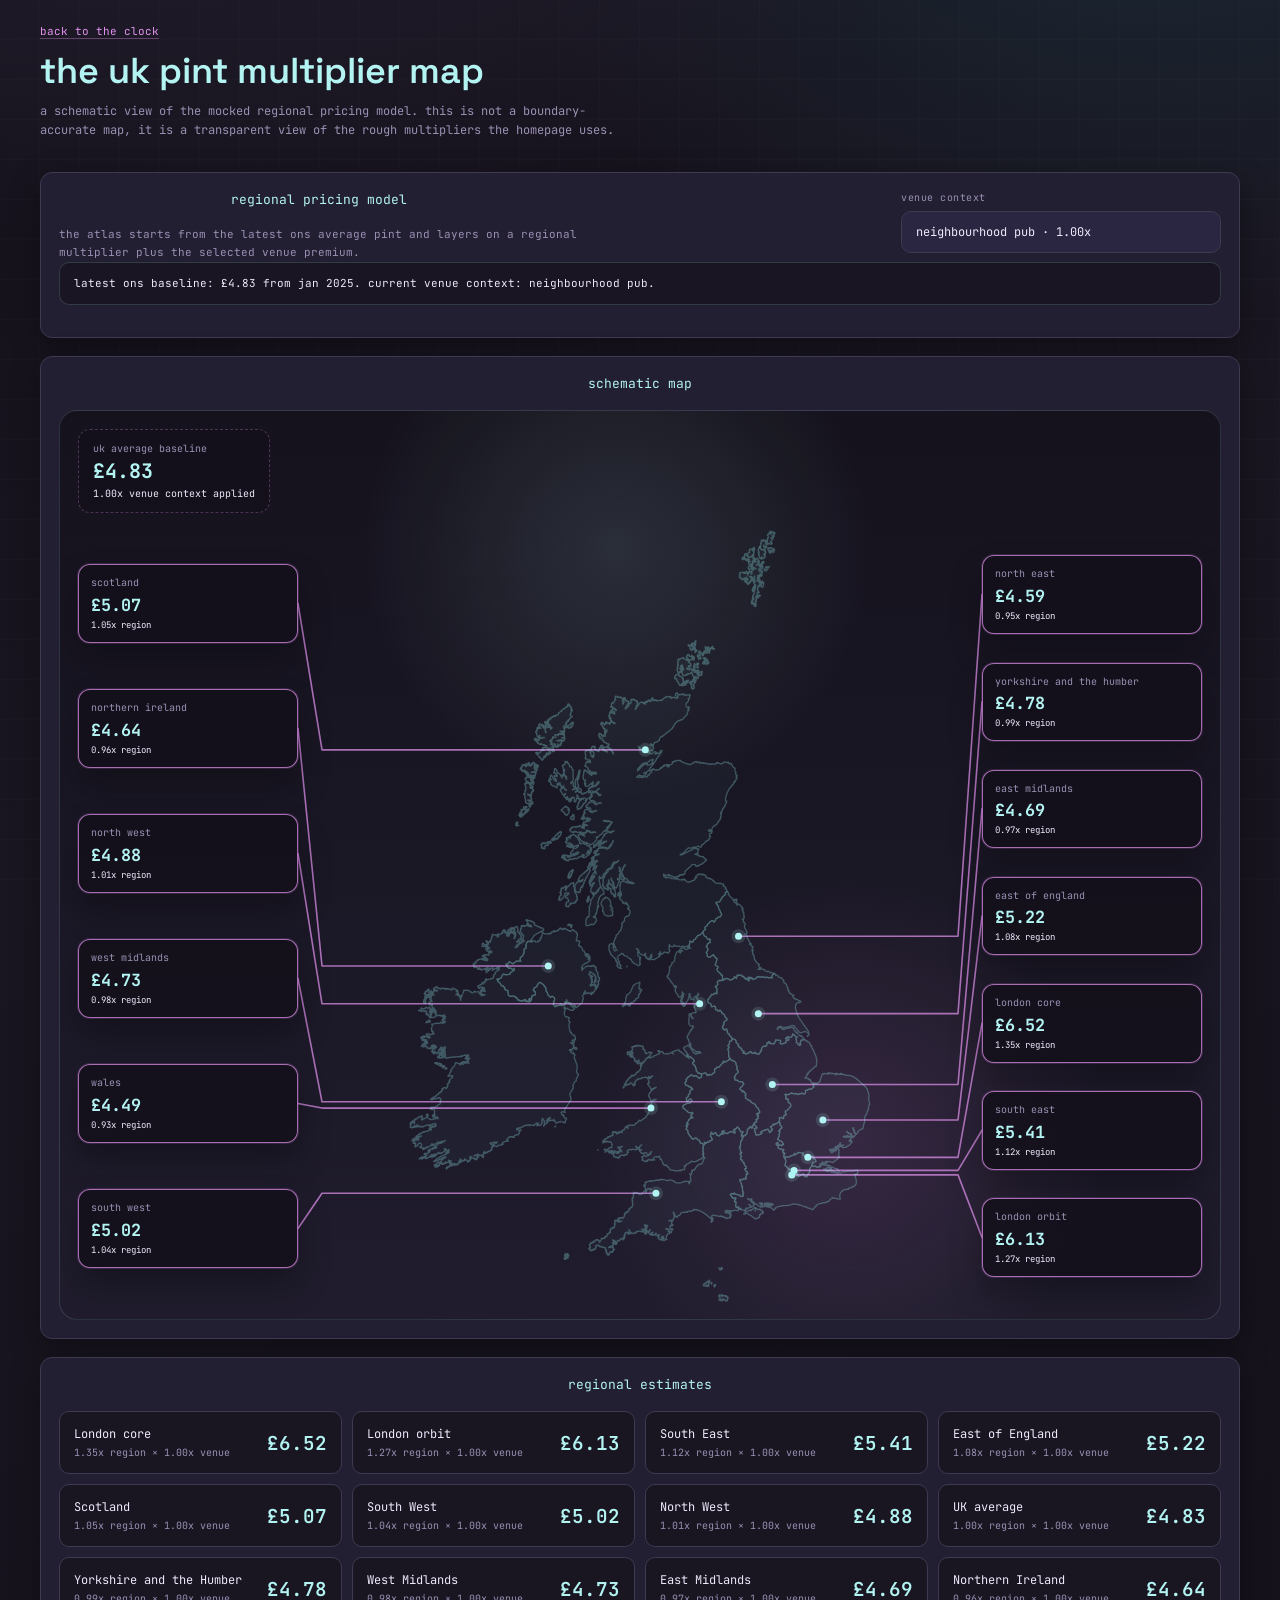
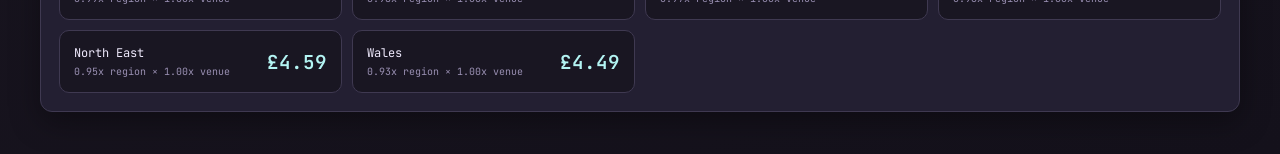
<file: regions.html>
<!DOCTYPE html>
<html lang="en">
<head>
  <meta charset="UTF-8">
  <meta name="viewport" content="width=device-width, initial-scale=1.0">
  <meta name="theme-color" content="#1a1621">
  <title>The UK Pint Multiplier Map</title>
  <link rel="preconnect" href="https://fonts.googleapis.com">
  <link rel="preconnect" href="https://fonts.gstatic.com" crossorigin>
  <link href="https://fonts.googleapis.com/css2?family=JetBrains+Mono:wght@400;600&family=Space+Grotesk:wght@400;600&display=swap" rel="stylesheet">
  <link rel="stylesheet" href="style.css?v=4">
</head>
<body>
  <div class="shell shell-wide">
    <header class="hero hero-left">
      <p class="eyebrow"><a href="index.html">back to the clock</a></p>
      <h1>the uk pint multiplier map</h1>
      <p class="description description-left">a schematic view of the mocked regional pricing model. this is not a boundary-accurate map, it is a transparent view of the rough multipliers the homepage uses.</p>
    </header>

    <section class="panel atlas-summary">
      <div class="atlas-summary-row">
        <div>
          <h3>regional pricing model</h3>
          <p class="panel-copy">the atlas starts from the latest ons average pint and layers on a regional multiplier plus the selected venue premium.</p>
        </div>
        <label class="field atlas-select">
          <span class="field-label">venue context</span>
          <select id="atlas-venue-select"></select>
        </label>
      </div>
      <p class="location-status" id="atlas-status">loading current ons baseline...</p>
    </section>

    <section class="panel atlas-map-panel">
      <h3>schematic map</h3>
      <div class="map-surface" id="region-map"></div>
    </section>

    <section class="panel atlas-table-panel atlas-table-panel-wide">
      <h3>regional estimates</h3>
      <div class="atlas-table" id="atlas-table"></div>
    </section>
  </div>

  <script src="pricing-model.js"></script>
  <script src="regions.js?v=1"></script>
</body>
</html>
</file>
<file: style.css>
:root {
  --bg-0: #14111b;
  --bg-1: #1a1621;
  --bg-2: #231f32;
  --bg-3: #2a2540;
  --ink: #eee9fc;
  --muted: #9a90b3;
  --line: #3f3951;
  --accent: #b3f4f3;
  --accent-2: #e192ef;
  --accent-3: #b1f2a7;
  --warn: #f0c27b;
  --danger: #e965a5;
  --shadow: rgba(0, 0, 0, 0.35);
}

* {
  margin: 0;
  padding: 0;
  box-sizing: border-box;
}

body {
  font-family: "JetBrains Mono", "SF Mono", Consolas, monospace;
  background: radial-gradient(1000px 600px at 10% -20%, #2b2436, transparent),
    radial-gradient(700px 500px at 90% -10%, #1c2a35, transparent),
    linear-gradient(160deg, var(--bg-0), var(--bg-1) 40%, var(--bg-0));
  color: var(--ink);
  min-height: 100vh;
  padding: clamp(14px, 2.4vw, 24px);
}

body::before {
  content: "";
  position: fixed;
  inset: 0;
  background-image:
    linear-gradient(transparent 95%, rgba(255, 255, 255, 0.03)),
    linear-gradient(90deg, transparent 95%, rgba(255, 255, 255, 0.02));
  background-size: 40px 40px;
  pointer-events: none;
  opacity: 0.4;
  mix-blend-mode: screen;
}

.shell {
  max-width: 900px;
  margin: 0 auto;
  position: relative;
  z-index: 1;
}

.hero {
  text-align: center;
  margin-bottom: 32px;
}

.hero-left {
  text-align: left;
}

.eyebrow {
  font-size: 11px;
  color: var(--accent-2);
  text-transform: lowercase;
  margin-bottom: 10px;
}

.eyebrow a,
.panel-link-row a {
  color: inherit;
  text-decoration: none;
  border-bottom: 1px solid rgba(225, 146, 239, 0.35);
}

.eyebrow a:hover,
.panel-link-row a:hover {
  border-bottom-color: currentColor;
}

h1 {
  font-family: "Space Grotesk", "JetBrains Mono", sans-serif;
  font-size: clamp(2rem, 5vw, 2.25rem);
  font-weight: 600;
  color: var(--accent);
  text-transform: lowercase;
  margin-bottom: 8px;
}

.subtitle {
  font-size: 16px;
  color: var(--accent-2);
  text-transform: lowercase;
  margin-bottom: 8px;
}

.description {
  font-size: 12px;
  color: var(--muted);
  max-width: 600px;
  margin: 0 auto;
  line-height: 1.6;
  text-transform: lowercase;
}

.description-left {
  margin: 0;
}

.status-badge {
  display: inline-flex;
  align-items: center;
  gap: 8px;
  padding: 6px 12px;
  border-radius: 999px;
  border: 1px solid var(--line);
  color: var(--accent-3);
  font-size: 11px;
  text-transform: lowercase;
  background: rgba(34, 31, 50, 0.6);
  margin: 0 auto 30px;
  width: fit-content;
  display: flex;
}

.status-badge .dot {
  width: 6px;
  height: 6px;
  border-radius: 50%;
  background: currentColor;
  box-shadow: 0 0 12px currentColor;
  animation: pulse 2s infinite;
}

@keyframes pulse {
  0%, 100% { opacity: 1; }
  50% { opacity: 0.7; }
}

.clock {
  display: flex;
  justify-content: center;
  align-items: center;
  flex-wrap: wrap;
  gap: 10px;
  margin-bottom: 32px;
  background: var(--bg-2);
  padding: clamp(16px, 3vw, 30px);
  border-radius: 12px;
  border: 1px solid var(--line);
  box-shadow: 0 10px 30px var(--shadow);
}

.clock-segment {
  text-align: center;
}

.clock-year-group {
  display: contents;
}

.clock-year-group.is-hidden {
  display: none;
}

.clock-value {
  font-family: 'Courier New', monospace;
  font-size: clamp(2.25rem, 6vw, 3.5rem);
  font-weight: 700;
  color: var(--accent);
  text-shadow: 
    0 0 10px rgba(179, 244, 243, 0.6),
    0 0 20px rgba(179, 244, 243, 0.3);
  line-height: 1;
  min-width: 82px;
}

.clock-label {
  font-size: 10px;
  color: var(--muted);
  margin-top: 5px;
  text-transform: lowercase;
  letter-spacing: 1px;
}

.clock-separator {
  font-family: 'Courier New', monospace;
  font-size: clamp(2rem, 5vw, 3rem);
  color: var(--accent);
  opacity: 0.6;
  margin: 0 5px;
}

.stats {
  display: grid;
  grid-template-columns: repeat(auto-fit, minmax(200px, 1fr));
  gap: 18px;
  margin-bottom: 32px;
}

.stat {
  background: var(--bg-2);
  padding: 18px;
  border-radius: 12px;
  border: 1px solid var(--line);
  text-align: center;
  box-shadow: 0 10px 30px var(--shadow);
  transition: border-color 0.15s, transform 0.15s;
}

.stat:hover {
  border-color: var(--accent);
  transform: translateY(-2px);
}

.stat-label {
  font-size: 10px;
  color: var(--muted);
  margin-bottom: 8px;
  text-transform: lowercase;
  letter-spacing: 0.5px;
}

.stat-value {
  font-size: 1.8rem;
  font-weight: 600;
  color: var(--accent);
  margin-bottom: 5px;
}

.stat-note {
  font-size: 11px;
  color: var(--ink);
  text-transform: lowercase;
}

.panel {
  background: var(--bg-2);
  border: 1px solid var(--line);
  border-radius: 12px;
  padding: 18px;
  margin-bottom: 18px;
  box-shadow: 0 10px 30px var(--shadow);
  transition: border-color 0.15s;
}

.panel h3 {
  font-size: 13px;
  color: var(--accent);
  margin-bottom: 18px;
  text-align: center;
  text-transform: lowercase;
  font-weight: 400;
}

.panel-header {
  display: flex;
  justify-content: space-between;
  align-items: flex-start;
  gap: 16px;
  margin-bottom: 18px;
}

.panel-header h3 {
  text-align: left;
  margin-bottom: 8px;
}

.panel-copy {
  font-size: 11px;
  line-height: 1.6;
  color: var(--muted);
  text-transform: lowercase;
  max-width: 520px;
}

.secondary-btn {
  border: 1px solid var(--line);
  background: transparent;
  color: var(--accent);
  border-radius: 999px;
  padding: 10px 14px;
  font-family: inherit;
  font-size: 11px;
  text-transform: lowercase;
  cursor: pointer;
  transition: border-color 0.15s, color 0.15s, transform 0.15s;
}

.secondary-btn:hover:not(:disabled) {
  border-color: var(--accent);
  transform: translateY(-1px);
}

.secondary-btn:disabled {
  cursor: not-allowed;
  color: var(--muted);
}

.location-controls {
  display: grid;
  grid-template-columns: repeat(2, minmax(0, 1fr));
  gap: 14px;
  margin-bottom: 14px;
}

.panel-link-row {
  margin-bottom: 14px;
  font-size: 11px;
  color: var(--accent-2);
  text-transform: lowercase;
}

.field {
  display: flex;
  flex-direction: column;
  gap: 7px;
}

.field-label {
  font-size: 10px;
  letter-spacing: 0.5px;
  color: var(--muted);
  text-transform: lowercase;
}

.field select {
  appearance: none;
  border: 1px solid var(--line);
  border-radius: 10px;
  background: var(--bg-3);
  color: var(--ink);
  padding: 12px 14px;
  font-family: inherit;
  font-size: 12px;
  text-transform: lowercase;
}

.field select:focus {
  outline: 1px solid var(--accent);
  border-color: var(--accent);
}

.location-status {
  padding: 12px 14px;
  border-radius: 10px;
  background: rgba(20, 17, 27, 0.65);
  border: 1px solid rgba(179, 244, 243, 0.16);
  color: var(--ink);
  font-size: 11px;
  line-height: 1.6;
  text-transform: lowercase;
  margin-bottom: 14px;
}

.local-stats {
  display: grid;
  grid-template-columns: repeat(auto-fit, minmax(180px, 1fr));
  gap: 14px;
}

.mini-stat {
  padding: 16px;
  border-radius: 12px;
  border: 1px solid var(--line);
  background: rgba(20, 17, 27, 0.7);
  box-shadow: 0 10px 24px rgba(0, 0, 0, 0.22);
}

.mini-stat-label {
  font-size: 10px;
  color: var(--muted);
  margin-bottom: 8px;
  letter-spacing: 0.5px;
  text-transform: lowercase;
}

.mini-stat-value {
  font-size: 1.7rem;
  font-weight: 600;
  color: var(--accent);
  margin-bottom: 6px;
}

.mini-stat-note {
  font-size: 11px;
  color: var(--ink);
  line-height: 1.5;
  text-transform: lowercase;
}

.slider-container {
  margin-bottom: 18px;
}

.slider-labels {
  display: flex;
  justify-content: space-between;
  align-items: center;
  margin-bottom: 10px;
  font-size: 11px;
  color: var(--muted);
  text-transform: lowercase;
}

.slider-value {
  font-size: 1.5rem;
  color: var(--accent);
  font-weight: 600;
}

#threshold {
  width: 100%;
  height: 8px;
  border-radius: 5px;
  background: linear-gradient(to right, var(--bg-3), var(--accent));
  outline: none;
  -webkit-appearance: none;
}

#threshold::-webkit-slider-thumb {
  -webkit-appearance: none;
  appearance: none;
  width: 24px;
  height: 24px;
  border-radius: 50%;
  background: var(--accent);
  cursor: pointer;
  box-shadow: 0 0 10px rgba(179, 244, 243, 0.5);
}

#threshold::-moz-range-thumb {
  width: 24px;
  height: 24px;
  border-radius: 50%;
  background: var(--accent);
  cursor: pointer;
  border: none;
  box-shadow: 0 0 10px rgba(179, 244, 243, 0.5);
}

.presets {
  display: flex;
  gap: 8px;
  justify-content: center;
  flex-wrap: wrap;
}

.preset-btn {
  background: transparent;
  border: 1px solid var(--line);
  color: var(--muted);
  padding: 8px 14px;
  border-radius: 8px;
  font-size: 12px;
  font-family: inherit;
  cursor: pointer;
  text-transform: lowercase;
  transition: all 0.15s;
}

.preset-btn:hover {
  border-color: var(--accent);
  color: var(--accent);
}

.preset-btn.active {
  background: var(--accent);
  color: var(--bg-1);
  border-color: transparent;
  box-shadow: 0 10px 20px rgba(179, 244, 243, 0.2);
}

#price-chart {
  max-height: 400px;
}

.chart-legend {
  display: flex;
  justify-content: center;
  gap: 30px;
  margin-top: 15px;
  flex-wrap: wrap;
}

.legend-item {
  display: flex;
  align-items: center;
  gap: 8px;
  font-size: 11px;
  color: var(--muted);
  text-transform: lowercase;
}

.legend-line {
  width: 30px;
  height: 3px;
  display: inline-block;
}

.legend-line.historical {
  background: var(--accent);
}

.legend-line.predicted {
  background: var(--accent);
  opacity: 0.5;
  border-top: 2px dashed var(--accent);
  height: 0;
}

.footer {
  margin-top: 24px;
  text-align: center;
  font-size: 11px;
  color: var(--muted);
  line-height: 1.6;
  text-transform: lowercase;
}

.shell-wide {
  max-width: 1200px;
}

.atlas-summary-row {
  display: flex;
  justify-content: space-between;
  align-items: flex-start;
  flex-wrap: wrap;
  gap: 20px;
}

.atlas-select {
  min-width: 260px;
  flex: 0 1 320px;
}

.atlas-map-panel,
.atlas-table-panel {
  min-height: 0;
}

.atlas-table-panel-wide {
  margin-top: 18px;
}

.map-surface {
  position: relative;
  min-height: 0;
  padding: 18px;
  border-radius: 18px;
  overflow: hidden;
  background:
    radial-gradient(circle at 48% 15%, rgba(179, 244, 243, 0.12), transparent 26%),
    radial-gradient(circle at 68% 80%, rgba(225, 146, 239, 0.12), transparent 24%),
    linear-gradient(180deg, rgba(20, 17, 27, 0.9), rgba(32, 28, 45, 0.9));
  border: 1px solid rgba(179, 244, 243, 0.14);
}

.map-layout {
  position: relative;
  display: grid;
  grid-template-columns: minmax(170px, 220px) minmax(280px, 1fr) minmax(170px, 220px);
  gap: 18px;
  align-items: stretch;
  min-height: 760px;
}

.map-baseline-card {
  display: inline-flex;
  flex-direction: column;
  gap: 3px;
  margin-bottom: 18px;
  padding: 12px 14px;
  border-radius: 12px;
  border: 1px dashed rgba(225, 146, 239, 0.28);
  background: rgba(20, 17, 27, 0.7);
}

.map-baseline-label {
  font-size: 10px;
  color: var(--muted);
  text-transform: lowercase;
}

.map-baseline-price {
  font-size: 1.25rem;
  color: var(--accent);
}

.map-baseline-meta {
  font-size: 10px;
  color: var(--ink);
  text-transform: lowercase;
}

.map-rail {
  position: relative;
  z-index: 2;
  display: flex;
  flex-direction: column;
  justify-content: space-around;
  gap: 12px;
  padding: 16px 0;
}

.map-center {
  position: relative;
  z-index: 2;
  display: flex;
  align-items: center;
  justify-content: center;
  min-width: 0;
}

.map-viewport {
  width: 100%;
  max-width: 460px;
}

.map-backdrop {
  width: 100%;
  height: auto;
  display: block;
  overflow: visible;
}

.map-backdrop-inline {
  opacity: 0.38;
  filter: brightness(0) saturate(100%) invert(92%) sepia(32%) saturate(530%) hue-rotate(116deg) brightness(103%) contrast(95%);
}

.map-region-shape {
  fill: rgba(179, 244, 243, 0.08);
  stroke: rgba(179, 244, 243, 0.75);
  stroke-width: 1.25;
  vector-effect: non-scaling-stroke;
}

.map-overlay {
  position: absolute;
  inset: 0;
  z-index: 1;
  width: 100%;
  height: 100%;
  pointer-events: none;
}

.map-connector {
  fill: none;
  stroke: rgba(225, 146, 239, 0.72);
  stroke-width: 1.6;
  stroke-linecap: round;
  stroke-linejoin: round;
  vector-effect: non-scaling-stroke;
}

.map-pin-halo {
  fill: rgba(179, 244, 243, 0.14);
}

.map-pin-dot {
  fill: var(--accent);
}

.map-card {
  padding: 11px 12px;
  border-radius: 12px;
  border: 1px solid rgba(225, 146, 239, 0.72);
  background: rgba(20, 17, 27, 0.88);
  box-shadow:
    0 0 0 1px rgba(225, 146, 239, 0.16),
    0 18px 32px rgba(0, 0, 0, 0.28);
}

.map-card-name {
  display: block;
  font-size: 10px;
  color: var(--muted);
  margin-bottom: 4px;
  text-transform: lowercase;
  line-height: 1.35;
}

.map-card-price {
  display: block;
  font-size: 1.05rem;
  color: var(--accent);
  margin-bottom: 3px;
}

.map-card-meta {
  display: block;
  font-size: 9px;
  color: var(--ink);
  text-transform: lowercase;
}

.atlas-table {
  display: grid;
  grid-template-columns: repeat(auto-fit, minmax(280px, 1fr));
  gap: 10px;
}

.atlas-row {
  display: flex;
  justify-content: space-between;
  align-items: center;
  gap: 16px;
  padding: 14px;
  border-radius: 10px;
  border: 1px solid var(--line);
  background: rgba(20, 17, 27, 0.66);
}

.atlas-row-title {
  font-size: 12px;
  color: var(--ink);
  margin-bottom: 4px;
}

.atlas-row-note {
  font-size: 10px;
  color: var(--muted);
  text-transform: lowercase;
}

.atlas-row-value {
  font-size: 1.2rem;
  font-weight: 600;
  color: var(--accent);
}

@media (max-width: 900px) {
  .stats {
    grid-template-columns: repeat(2, minmax(0, 1fr));
  }

  .local-stats {
    grid-template-columns: repeat(2, minmax(0, 1fr));
  }

  .map-layout {
    grid-template-columns: 1fr;
    min-height: 0;
  }

  .map-overlay {
    display: none;
  }

  .map-rail {
    display: grid;
    grid-template-columns: repeat(2, minmax(0, 1fr));
    gap: 10px;
    padding: 0;
  }

  .map-center {
    order: -1;
  }

  .map-viewport {
    max-width: 420px;
  }
}

@media (max-width: 720px) {
  .hero-left {
    text-align: center;
  }

  .description-left {
    margin: 0 auto;
  }

  .clock {
    gap: 12px;
    justify-content: stretch;
  }

  .clock-segment {
    flex: 1 1 calc(50% - 12px);
    min-width: 0;
    padding: 12px;
    border-radius: 10px;
    background: rgba(20, 17, 27, 0.45);
    border: 1px solid rgba(179, 244, 243, 0.08);
  }

  .clock-separator {
    display: none;
  }

  .clock-value {
    min-width: 0;
  }

  .panel-header {
    grid-template-columns: 1fr;
    display: grid;
    gap: 12px;
  }

  .location-controls {
    grid-template-columns: 1fr;
  }

  .secondary-btn,
  .atlas-select {
    width: 100%;
    min-width: 0;
  }

  .slider-labels {
    gap: 10px;
    flex-wrap: wrap;
  }

  .presets {
    justify-content: stretch;
  }

  .preset-btn {
    flex: 1 1 calc(50% - 8px);
  }

  .field select {
    font-size: 16px;
  }
}

@media (max-width: 640px) {
  .subtitle {
    font-size: 14px;
  }
  
  .stats {
    grid-template-columns: 1fr;
  }

  .local-stats,
  .atlas-row {
    grid-template-columns: 1fr;
    display: grid;
  }

  .slider-value {
    width: 100%;
    text-align: center;
  }

  .atlas-table {
    grid-template-columns: 1fr;
  }

  .map-rail {
    grid-template-columns: 1fr;
  }
}

@media (max-width: 560px) {
  .map-surface {
    padding: 14px;
  }

  .atlas-row {
    gap: 10px;
  }

  .atlas-row-value {
    font-size: 1.1rem;
  }
}
</file>
